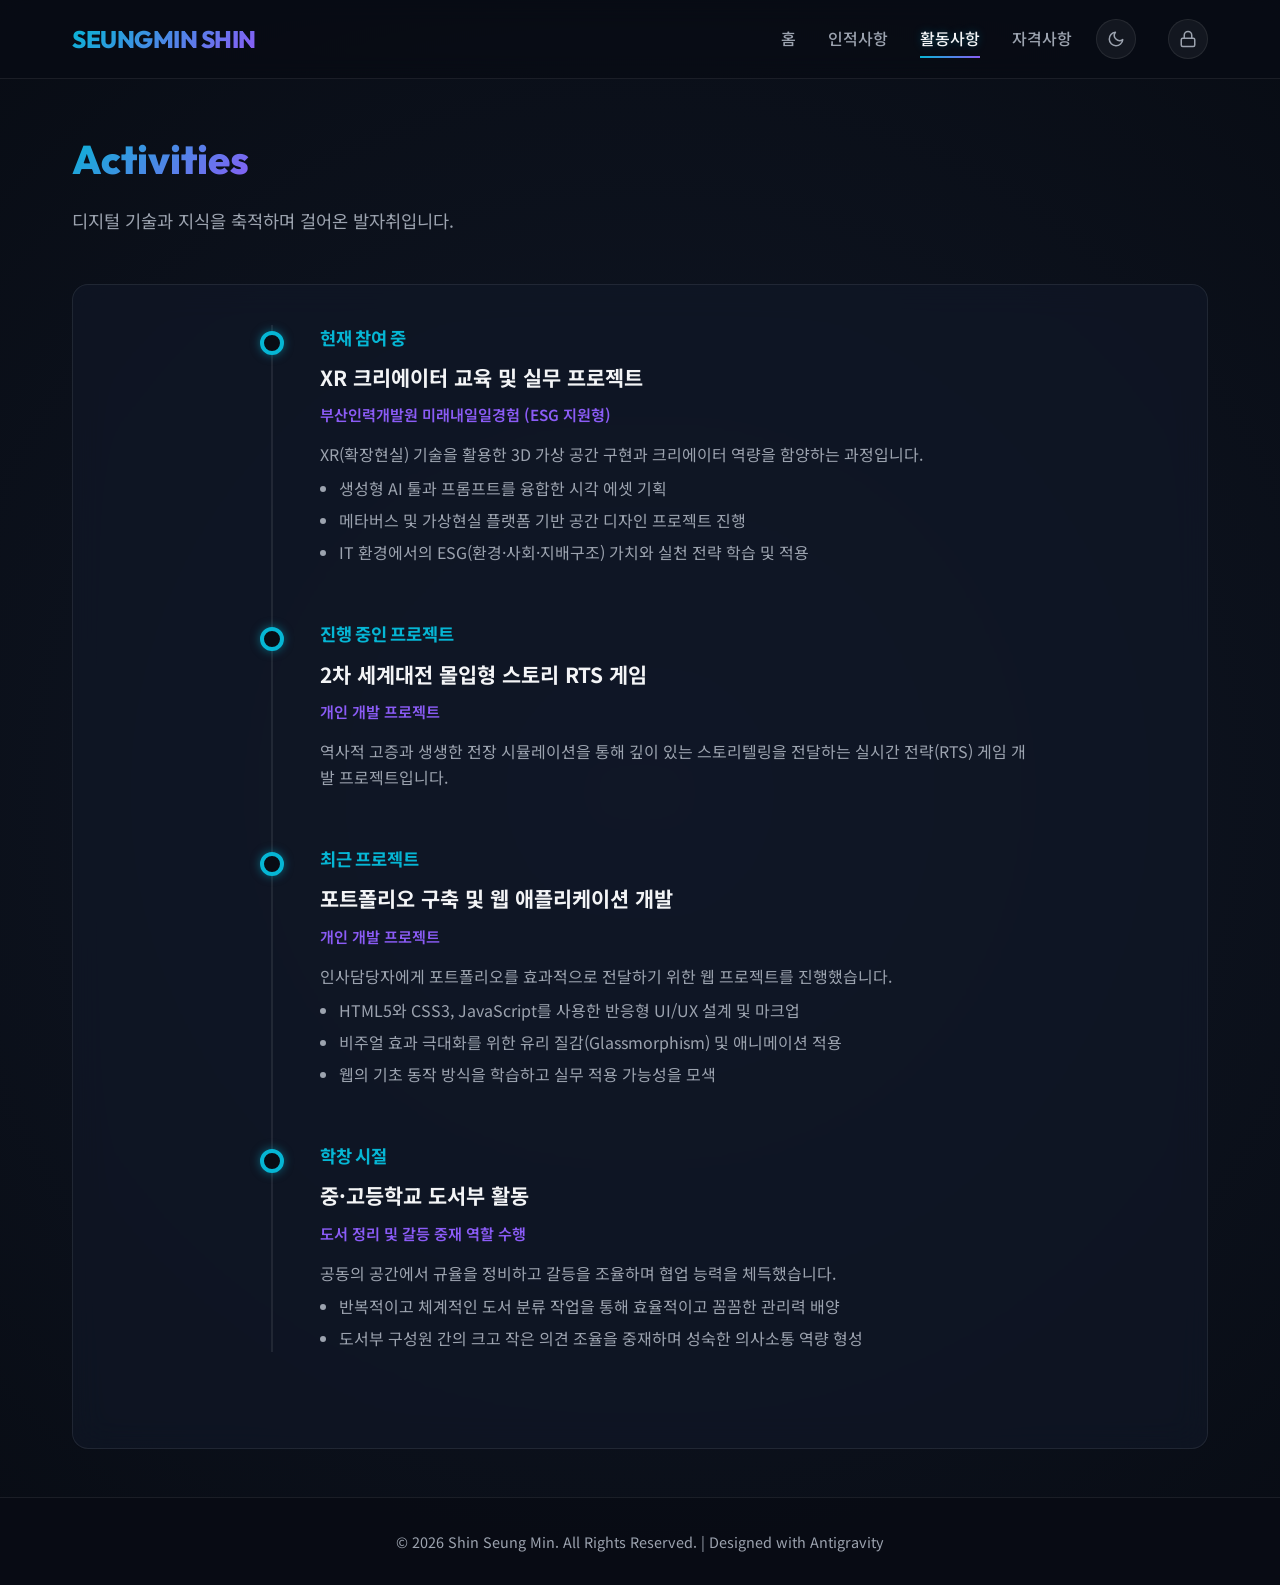
<file: activities.html>
<!DOCTYPE html>
<html lang="ko">
<head>
  <meta charset="UTF-8">
  <meta name="viewport" content="width=device-width, initial-scale=1.0">
  <title>신승민 포트폴리오 | 활동사항</title>
  <meta name="description" content="신승민의 교육 수료 및 대외 활동 기록입니다.">
  <link rel="stylesheet" href="style.css">
</head>
<body>

  <!-- Navigation Header -->
  <header>
    <div class="nav-container">
      <div class="logo">
        <a href="index.html">SEUNGMIN SHIN</a>
      </div>
      <nav>
        <ul class="nav-menu">
          <li><a href="index.html">홈</a></li>
          <li><a href="profile.html">인적사항</a></li>
          <li><a href="activities.html" class="active">활동사항</a></li>
          <li><a href="skills.html">자격사항</a></li>
        </ul>
      </nav>
      <button id="themeToggle" class="theme-toggle-btn" title="테마 변경" aria-label="테마 변경">
        <svg class="sun-icon" xmlns="http://www.w3.org/2000/svg" width="18" height="18" viewBox="0 0 24 24" fill="none" stroke="currentColor" stroke-width="2" stroke-linecap="round" stroke-linejoin="round">
          <circle cx="12" cy="12" r="5"></circle>
          <line x1="12" y1="1" x2="12" y2="3"></line>
          <line x1="12" y1="21" x2="12" y2="23"></line>
          <line x1="4.22" y1="4.22" x2="5.64" y2="5.64"></line>
          <line x1="18.36" y1="18.36" x2="19.78" y2="19.78"></line>
          <line x1="1" y1="12" x2="3" y2="12"></line>
          <line x1="21" y1="12" x2="23" y2="12"></line>
          <line x1="4.22" y1="19.78" x2="5.64" y2="18.36"></line>
          <line x1="18.36" y1="5.64" x2="19.78" y2="4.22"></line>
        </svg>
        <svg class="moon-icon" xmlns="http://www.w3.org/2000/svg" width="18" height="18" viewBox="0 0 24 24" fill="none" stroke="currentColor" stroke-width="2" stroke-linecap="round" stroke-linejoin="round">
          <path d="M21 12.79A9 9 0 1 1 11.21 3 7 7 0 0 0 21 12.79z"></path>
        </svg>
      </button>
      <a href="admin.html" class="admin-login-btn" title="관리자 모드 로그인" aria-label="관리자 로그인">
        <svg xmlns="http://www.w3.org/2000/svg" width="18" height="18" viewBox="0 0 24 24" fill="none" stroke="currentColor" stroke-width="2" stroke-linecap="round" stroke-linejoin="round">
          <rect x="3" y="11" width="18" height="11" rx="2" ry="2"></rect>
          <path d="M7 11V7a5 5 0 0 1 10 0v4"></path>
        </svg>
      </a>
      <button class="menu-toggle" aria-label="메뉴 열기">
        <span></span>
        <span></span>
        <span></span>
      </button>
    </div>
  </header>

  <!-- Main Content -->
  <main>
    <section>
      <h2 class="section-title">Activities</h2>
      <p class="section-subtitle">디지털 기술과 지식을 축적하며 걸어온 발자취입니다.</p>

      <div class="glass-card">
        <div class="timeline-container">
          
          <!-- Activity 1 -->
          <div class="timeline-item">
            <div class="timeline-dot"></div>
            <div class="timeline-date">현재 참여 중</div>
            <h3 class="timeline-title">XR 크리에이터 교육 및 실무 프로젝트</h3>
            <div class="timeline-subtitle">부산인력개발원 미래내일일경험 (ESG 지원형)</div>
            <div class="timeline-body">
              <p>XR(확장현실) 기술을 활용한 3D 가상 공간 구현과 크리에이터 역량을 함양하는 과정입니다.</p>
              <ul>
                <li>생성형 AI 툴과 프롬프트를 융합한 시각 에셋 기획</li>
                <li>메타버스 및 가상현실 플랫폼 기반 공간 디자인 프로젝트 진행</li>
                <li>IT 환경에서의 ESG(환경·사회·지배구조) 가치와 실천 전략 학습 및 적용</li>
              </ul>
            </div>
          </div>

          <!-- Activity 2 -->
          <div class="timeline-item">
            <div class="timeline-dot"></div>
            <div class="timeline-date">진행 중인 프로젝트</div>
            <h3 class="timeline-title">2차 세계대전 몰입형 스토리 RTS 게임</h3>
            <div class="timeline-subtitle">개인 개발 프로젝트</div>
            <div class="timeline-body">
              <p>역사적 고증과 생생한 전장 시뮬레이션을 통해 깊이 있는 스토리텔링을 전달하는 실시간 전략(RTS) 게임 개발 프로젝트입니다.</p>
            </div>
          </div>

          <!-- Activity 3 -->
          <div class="timeline-item">
            <div class="timeline-dot"></div>
            <div class="timeline-date">최근 프로젝트</div>
            <h3 class="timeline-title">포트폴리오 구축 및 웹 애플리케이션 개발</h3>
            <div class="timeline-subtitle">개인 개발 프로젝트</div>
            <div class="timeline-body">
              <p>인사담당자에게 포트폴리오를 효과적으로 전달하기 위한 웹 프로젝트를 진행했습니다.</p>
              <ul>
                <li>HTML5와 CSS3, JavaScript를 사용한 반응형 UI/UX 설계 및 마크업</li>
                <li>비주얼 효과 극대화를 위한 유리 질감(Glassmorphism) 및 애니메이션 적용</li>
                <li>웹의 기초 동작 방식을 학습하고 실무 적용 가능성을 모색</li>
              </ul>
            </div>
          </div>

          <!-- Activity 4 -->
          <div class="timeline-item">
            <div class="timeline-dot"></div>
            <div class="timeline-date">학창 시절</div>
            <h3 class="timeline-title">중·고등학교 도서부 활동</h3>
            <div class="timeline-subtitle">도서 정리 및 갈등 중재 역할 수행</div>
            <div class="timeline-body">
              <p>공동의 공간에서 규율을 정비하고 갈등을 조율하며 협업 능력을 체득했습니다.</p>
              <ul>
                <li>반복적이고 체계적인 도서 분류 작업을 통해 효율적이고 꼼꼼한 관리력 배양</li>
                <li>도서부 구성원 간의 크고 작은 의견 조율을 중재하며 성숙한 의사소통 역량 형성</li>
              </ul>
            </div>
          </div>

        </div>
      </div>
    </section>
  </main>

  <!-- Footer -->
  <footer>
    <p>&copy; 2026 Shin Seung Min. All Rights Reserved. | Designed with Antigravity</p>
  </footer>

  <script src="script.js"></script>
</body>
</html>
</file>
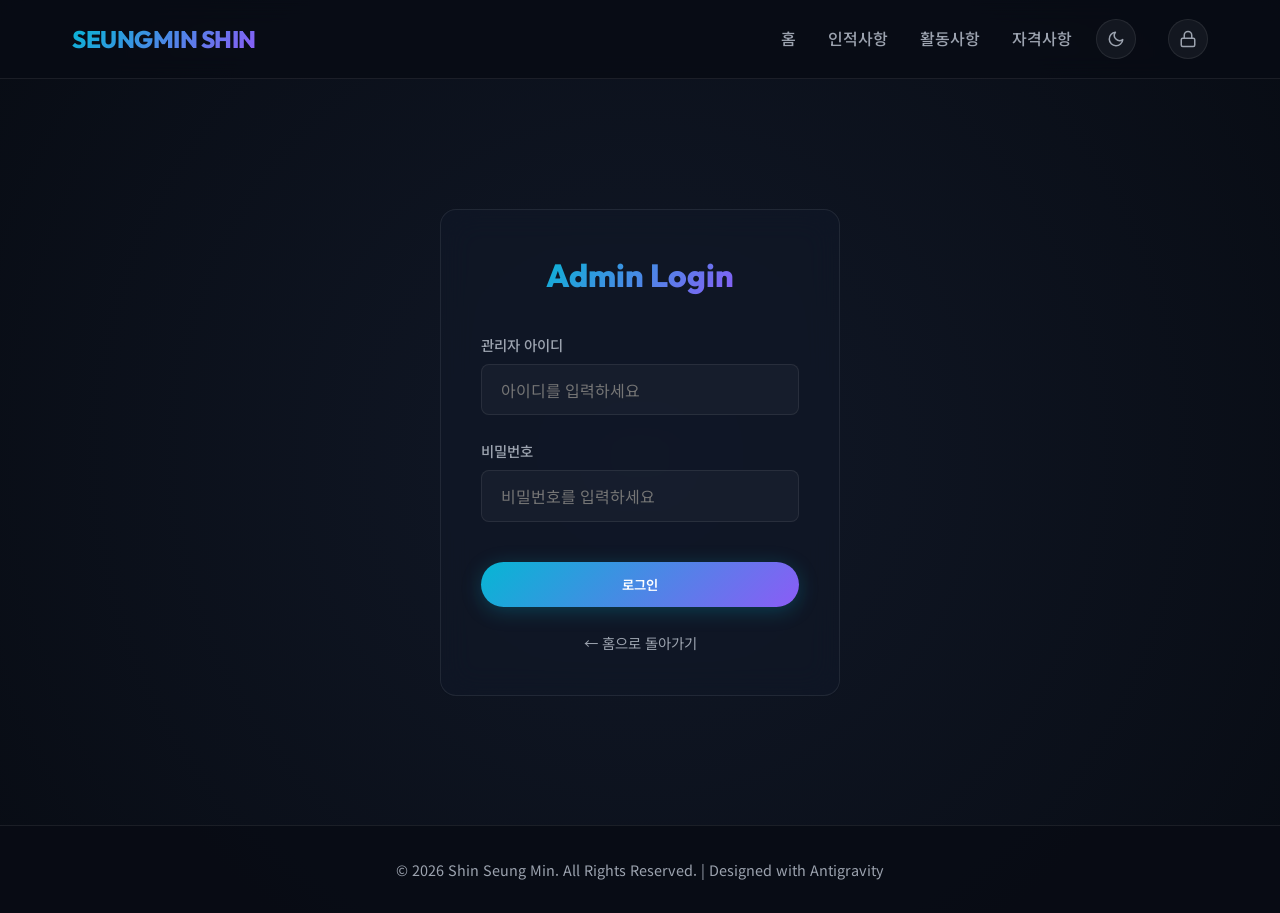
<file: admin.html>
<!DOCTYPE html>
<html lang="ko">
<head>
  <meta charset="UTF-8">
  <meta name="viewport" content="width=device-width, initial-scale=1.0">
  <title>신승민 포트폴리오 | 관리자 로그인</title>
  <meta name="description" content="신승민 개인 포트폴리오 관리자 로그인 페이지입니다.">
  <link rel="stylesheet" href="style.css">
</head>
<body>

  <!-- Navigation Header -->
  <header>
    <div class="nav-container">
      <div class="logo">
        <a href="index.html">SEUNGMIN SHIN</a>
      </div>
      <nav>
        <ul class="nav-menu">
          <li><a href="index.html">홈</a></li>
          <li><a href="profile.html">인적사항</a></li>
          <li><a href="activities.html">활동사항</a></li>
          <li><a href="skills.html">자격사항</a></li>
        </ul>
      </nav>
      <button id="themeToggle" class="theme-toggle-btn" title="테마 변경" aria-label="테마 변경">
        <svg class="sun-icon" xmlns="http://www.w3.org/2000/svg" width="18" height="18" viewBox="0 0 24 24" fill="none" stroke="currentColor" stroke-width="2" stroke-linecap="round" stroke-linejoin="round">
          <circle cx="12" cy="12" r="5"></circle>
          <line x1="12" y1="1" x2="12" y2="3"></line>
          <line x1="12" y1="21" x2="12" y2="23"></line>
          <line x1="4.22" y1="4.22" x2="5.64" y2="5.64"></line>
          <line x1="18.36" y1="18.36" x2="19.78" y2="19.78"></line>
          <line x1="1" y1="12" x2="3" y2="12"></line>
          <line x1="21" y1="12" x2="23" y2="12"></line>
          <line x1="4.22" y1="19.78" x2="5.64" y2="18.36"></line>
          <line x1="18.36" y1="5.64" x2="19.78" y2="4.22"></line>
        </svg>
        <svg class="moon-icon" xmlns="http://www.w3.org/2000/svg" width="18" height="18" viewBox="0 0 24 24" fill="none" stroke="currentColor" stroke-width="2" stroke-linecap="round" stroke-linejoin="round">
          <path d="M21 12.79A9 9 0 1 1 11.21 3 7 7 0 0 0 21 12.79z"></path>
        </svg>
      </button>
      <a href="admin.html" class="admin-login-btn" title="관리자 모드 로그인" aria-label="관리자 로그인">
        <svg xmlns="http://www.w3.org/2000/svg" width="18" height="18" viewBox="0 0 24 24" fill="none" stroke="currentColor" stroke-width="2" stroke-linecap="round" stroke-linejoin="round">
          <rect x="3" y="11" width="18" height="11" rx="2" ry="2"></rect>
          <path d="M7 11V7a5 5 0 0 1 10 0v4"></path>
        </svg>
      </a>
      <button class="menu-toggle" aria-label="메뉴 열기">
        <span></span>
        <span></span>
        <span></span>
      </button>
    </div>
  </header>

  <!-- Main Content -->
  <main>
    <div class="login-card-container">
      <div class="glass-card login-card">
        <h2 class="login-title">Admin Login</h2>
        <form id="loginForm">
          <div class="form-group">
            <label for="username">관리자 아이디</label>
            <input type="text" id="username" class="form-input" placeholder="아이디를 입력하세요" required autocomplete="username">
          </div>
          
          <div class="form-group">
            <label for="password">비밀번호</label>
            <input type="password" id="password" class="form-input" placeholder="비밀번호를 입력하세요" required autocomplete="current-password">
          </div>
          
          <button type="submit" class="btn btn-primary login-btn">로그인</button>
        </form>
        
        <div id="loginFeedback" style="margin-top: 1rem; font-size: 0.95rem; display: none;"></div>
        
        <a href="index.html" class="back-to-home">← 홈으로 돌아가기</a>
      </div>
    </div>
  </main>

  <!-- Footer -->
  <footer>
    <p>&copy; 2026 Shin Seung Min. All Rights Reserved. | Designed with Antigravity</p>
  </footer>

  <script src="script.js"></script>
  <script>
    document.addEventListener('DOMContentLoaded', () => {
      const loginForm = document.getElementById('loginForm');
      const feedback = document.getElementById('loginFeedback');
      
      if (loginForm) {
        loginForm.addEventListener('submit', (e) => {
          e.preventDefault();
          const usernameVal = document.getElementById('username').value.trim();
          const passwordVal = document.getElementById('password').value.trim();
          
          feedback.style.display = 'block';
          
          // 간단한 모의 관리자 로그인 로직 (ID: admin / PW: admin)
          if (usernameVal === 'admin' && passwordVal === 'admin') {
            feedback.style.color = '#10b981';
            feedback.innerHTML = '✨ 로그인 성공! 관리자 세션을 시작합니다.';
            
            setTimeout(() => {
              alert('관리자 모드로 성공적으로 로그인되었습니다.');
              window.location.href = 'index.html';
            }, 1000);
          } else {
            feedback.style.color = '#ef4444';
            feedback.innerHTML = '❌ 아이디 또는 비밀번호가 올바르지 않습니다. (테스트용: admin/admin)';
          }
        });
      }
    });
  </script>
</body>
</html>
</file>
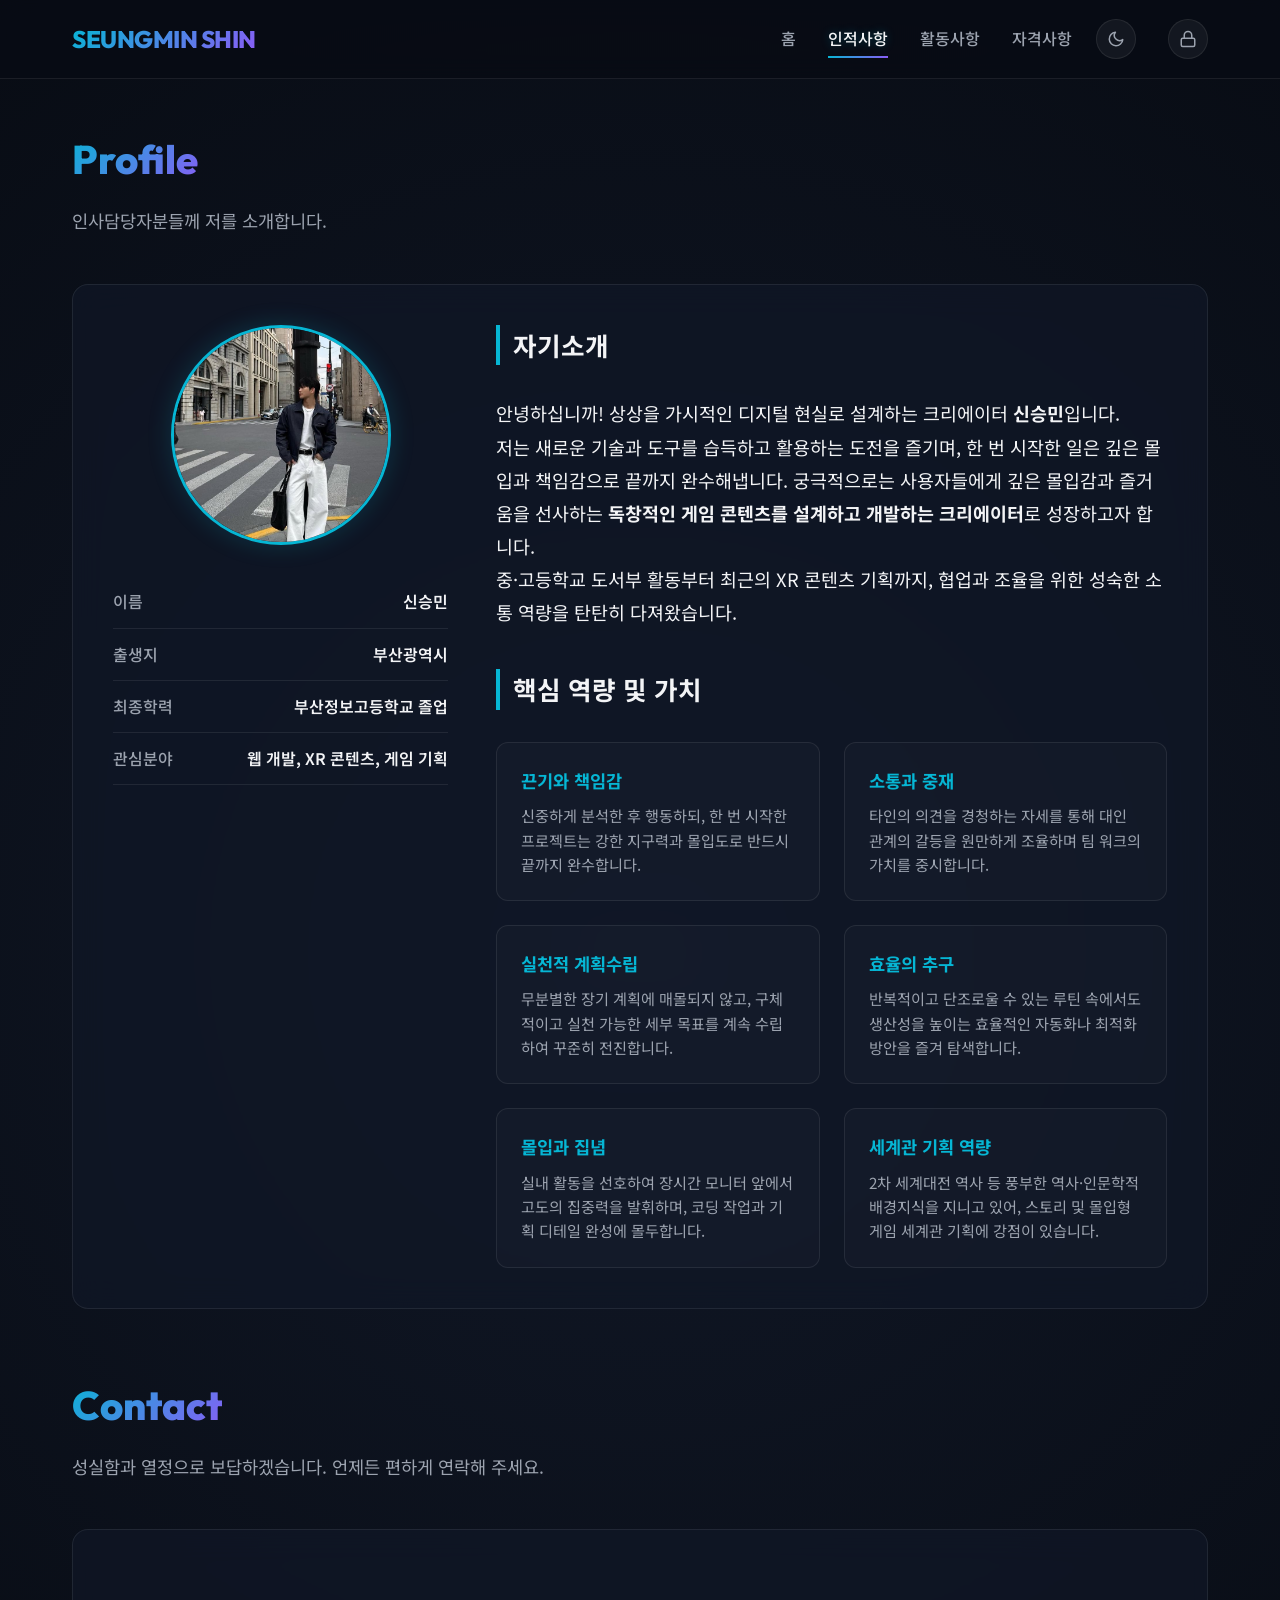
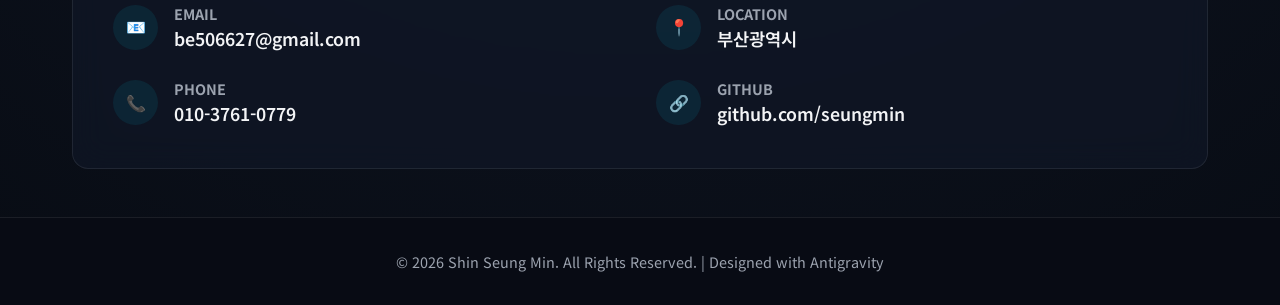
<file: profile.html>
<!DOCTYPE html>
<html lang="ko">
<head>
  <meta charset="UTF-8">
  <meta name="viewport" content="width=device-width, initial-scale=1.0">
  <title>신승민 포트폴리오 | 인적사항</title>
  <meta name="description" content="신승민의 간단한 인적사항 및 소개 페이지입니다.">
  <link rel="stylesheet" href="style.css">
</head>
<body>

  <!-- Navigation Header -->
  <header>
    <div class="nav-container">
      <div class="logo">
        <a href="index.html">SEUNGMIN SHIN</a>
      </div>
      <nav>
        <ul class="nav-menu">
          <li><a href="index.html">홈</a></li>
          <li><a href="profile.html" class="active">인적사항</a></li>
          <li><a href="activities.html">활동사항</a></li>
          <li><a href="skills.html">자격사항</a></li>
        </ul>
      </nav>
      <button id="themeToggle" class="theme-toggle-btn" title="테마 변경" aria-label="테마 변경">
        <svg class="sun-icon" xmlns="http://www.w3.org/2000/svg" width="18" height="18" viewBox="0 0 24 24" fill="none" stroke="currentColor" stroke-width="2" stroke-linecap="round" stroke-linejoin="round">
          <circle cx="12" cy="12" r="5"></circle>
          <line x1="12" y1="1" x2="12" y2="3"></line>
          <line x1="12" y1="21" x2="12" y2="23"></line>
          <line x1="4.22" y1="4.22" x2="5.64" y2="5.64"></line>
          <line x1="18.36" y1="18.36" x2="19.78" y2="19.78"></line>
          <line x1="1" y1="12" x2="3" y2="12"></line>
          <line x1="21" y1="12" x2="23" y2="12"></line>
          <line x1="4.22" y1="19.78" x2="5.64" y2="18.36"></line>
          <line x1="18.36" y1="5.64" x2="19.78" y2="4.22"></line>
        </svg>
        <svg class="moon-icon" xmlns="http://www.w3.org/2000/svg" width="18" height="18" viewBox="0 0 24 24" fill="none" stroke="currentColor" stroke-width="2" stroke-linecap="round" stroke-linejoin="round">
          <path d="M21 12.79A9 9 0 1 1 11.21 3 7 7 0 0 0 21 12.79z"></path>
        </svg>
      </button>
      <a href="admin.html" class="admin-login-btn" title="관리자 모드 로그인" aria-label="관리자 로그인">
        <svg xmlns="http://www.w3.org/2000/svg" width="18" height="18" viewBox="0 0 24 24" fill="none" stroke="currentColor" stroke-width="2" stroke-linecap="round" stroke-linejoin="round">
          <rect x="3" y="11" width="18" height="11" rx="2" ry="2"></rect>
          <path d="M7 11V7a5 5 0 0 1 10 0v4"></path>
        </svg>
      </a>
      <button class="menu-toggle" aria-label="메뉴 열기">
        <span></span>
        <span></span>
        <span></span>
      </button>
    </div>
  </header>

  <!-- Main Content -->
  <main>
    <section>
      <h2 class="section-title">Profile</h2>
      <p class="section-subtitle">인사담당자분들께 저를 소개합니다.</p>

      <div class="glass-card">
        <div class="profile-layout">
          <!-- Sidebar -->
          <div class="profile-sidebar">
            <div class="profile-pic-container">
              <img src="./images/전신샷.jpg" alt="신승민 프로필 사진" class="profile-pic">
            </div>
            
            <div class="profile-meta-info">
              <div class="profile-meta-item">
                <span class="profile-meta-label">이름</span>
                <span class="profile-meta-val">신승민</span>
              </div>
              <div class="profile-meta-item">
                <span class="profile-meta-label">출생지</span>
                <span class="profile-meta-val">부산광역시</span>
              </div>
              <div class="profile-meta-item">
                <span class="profile-meta-label">최종학력</span>
                <span class="profile-meta-val">부산정보고등학교 졸업</span>
              </div>
              <div class="profile-meta-item">
                <span class="profile-meta-label">관심분야</span>
                <span class="profile-meta-val">웹 개발, XR 콘텐츠, 게임 기획</span>
              </div>
            </div>
          </div>

          <!-- Main Content Details -->
          <div class="profile-main-content">
            <div>
              <h3 class="skill-section-title">자기소개</h3>
              <p class="about-intro-text">
                안녕하십니까! 상상을 가시적인 디지털 현실로 설계하는 크리에이터 <strong>신승민</strong>입니다. <br>
                저는 새로운 기술과 도구를 습득하고 활용하는 도전을 즐기며, 한 번 시작한 일은 깊은 몰입과 책임감으로 끝까지 완수해냅니다. 
                궁극적으로는 사용자들에게 깊은 몰입감과 즐거움을 선사하는 <strong>독창적인 게임 콘텐츠를 설계하고 개발하는 크리에이터</strong>로 성장하고자 합니다. <br>
                중·고등학교 도서부 활동부터 최근의 XR 콘텐츠 기획까지, 협업과 조율을 위한 성숙한 소통 역량을 탄탄히 다져왔습니다.
              </p>
            </div>

            <div>
              <h3 class="skill-section-title">핵심 역량 및 가치</h3>
              <div class="keyword-grid">
                <!-- Card 1 -->
                <div class="keyword-card">
                  <h4 class="keyword-title">끈기와 책임감</h4>
                  <p class="keyword-desc">
                    신중하게 분석한 후 행동하되, 한 번 시작한 프로젝트는 강한 지구력과 몰입도로 반드시 끝까지 완수합니다.
                  </p>
                </div>
                <!-- Card 2 -->
                <div class="keyword-card">
                  <h4 class="keyword-title">소통과 중재</h4>
                  <p class="keyword-desc">
                    타인의 의견을 경청하는 자세를 통해 대인 관계의 갈등을 원만하게 조율하며 팀 워크의 가치를 중시합니다.
                  </p>
                </div>
                <!-- Card 3 -->
                <div class="keyword-card">
                  <h4 class="keyword-title">실천적 계획수립</h4>
                  <p class="keyword-desc">
                    무분별한 장기 계획에 매몰되지 않고, 구체적이고 실천 가능한 세부 목표를 계속 수립하여 꾸준히 전진합니다.
                  </p>
                </div>
                <!-- Card 4 -->
                <div class="keyword-card">
                  <h4 class="keyword-title">효율의 추구</h4>
                  <p class="keyword-desc">
                    반복적이고 단조로울 수 있는 루틴 속에서도 생산성을 높이는 효율적인 자동화나 최적화 방안을 즐겨 탐색합니다.
                  </p>
                </div>
                <!-- Card 5 -->
                <div class="keyword-card">
                  <h4 class="keyword-title">몰입과 집념</h4>
                  <p class="keyword-desc">
                    실내 활동을 선호하여 장시간 모니터 앞에서 고도의 집중력을 발휘하며, 코딩 작업과 기획 디테일 완성에 몰두합니다.
                  </p>
                </div>
                <!-- Card 6 -->
                <div class="keyword-card">
                  <h4 class="keyword-title">세계관 기획 역량</h4>
                  <p class="keyword-desc">
                    2차 세계대전 역사 등 풍부한 역사·인문학적 배경지식을 지니고 있어, 스토리 및 몰입형 게임 세계관 기획에 강점이 있습니다.
                  </p>
                </div>
              </div>
            </div>
          </div>
        </div>
      </div>
    </section>

    <!-- Contact Section -->
    <section style="margin-top: 4rem;">
      <h2 class="section-title">Contact</h2>
      <p class="section-subtitle">성실함과 열정으로 보답하겠습니다. 언제든 편하게 연락해 주세요.</p>
      
      <div class="glass-card">
        <div class="contact-container">
          <div class="contact-info-list">
            <div class="contact-item">
              <div class="contact-icon">📧</div>
              <div class="contact-details">
                <h5>Email</h5>
                <p>be506627@gmail.com</p>
              </div>
            </div>
            <div class="contact-item">
              <div class="contact-icon">📞</div>
              <div class="contact-details">
                <h5>Phone</h5>
                <p>010-3761-0779</p>
              </div>
            </div>
          </div>
          
          <div class="contact-info-list">
            <div class="contact-item">
              <div class="contact-icon">📍</div>
              <div class="contact-details">
                <h5>Location</h5>
                <p>부산광역시</p>
              </div>
            </div>
            <div class="contact-item">
              <div class="contact-icon">🔗</div>
              <div class="contact-details">
                <h5>GitHub</h5>
                <p><a href="https://github.com" target="_blank" style="color: var(--text-main); text-decoration: none;">github.com/seungmin</a></p>
              </div>
            </div>
          </div>
        </div>
      </div>
    </section>
  </main>

  <!-- Footer -->
  <footer>
    <p>&copy; 2026 Shin Seung Min. All Rights Reserved. | Designed with Antigravity</p>
  </footer>

  <script src="script.js"></script>
</body>
</html>
</file>
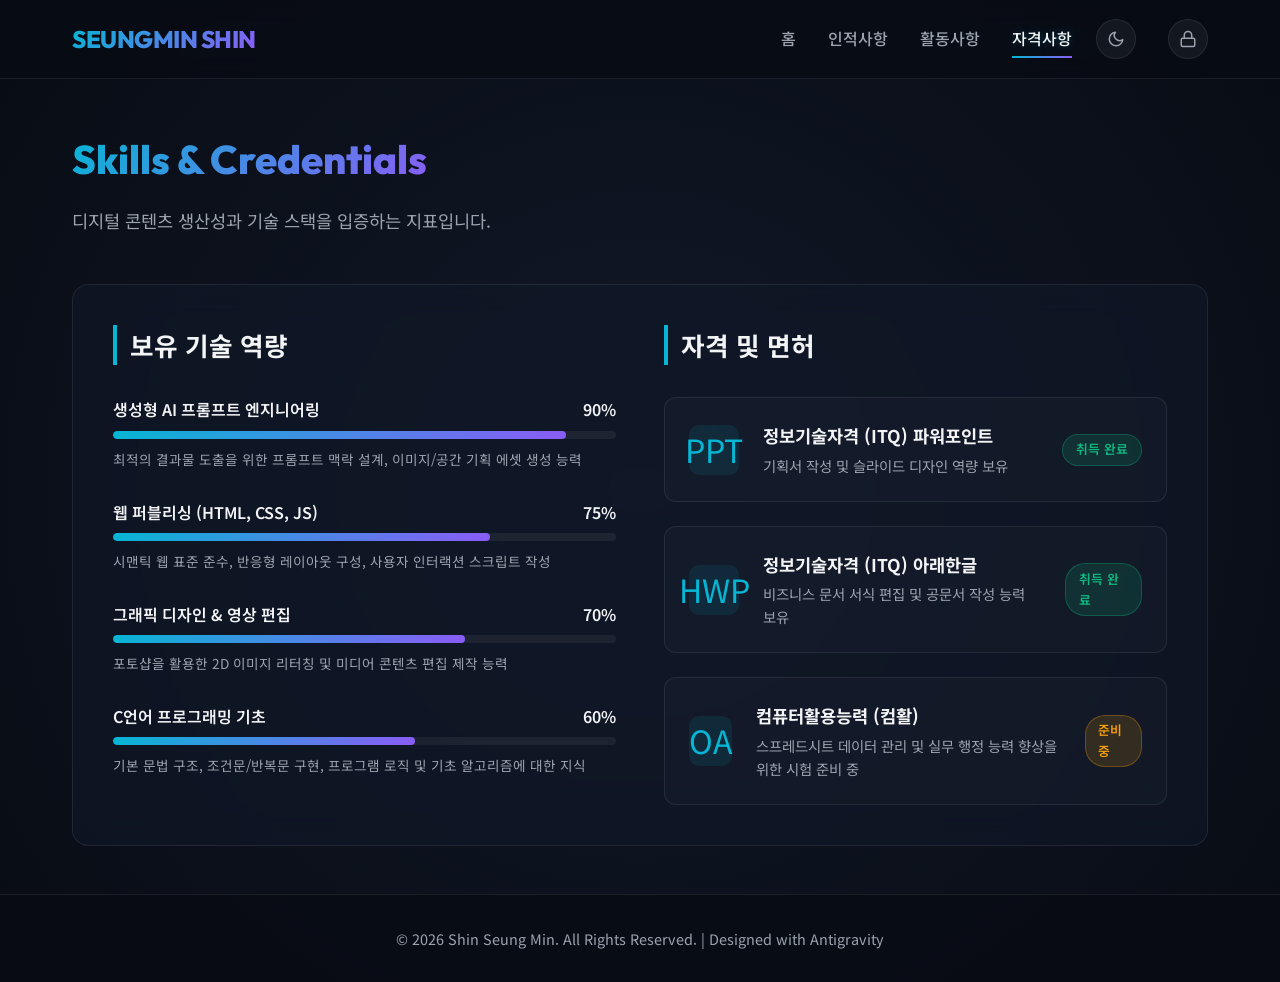
<file: skills.html>
<!DOCTYPE html>
<html lang="ko">
<head>
  <meta charset="UTF-8">
  <meta name="viewport" content="width=device-width, initial-scale=1.0">
  <title>신승민 포트폴리오 | 자격사항</title>
  <meta name="description" content="신승민의 보유 자격증 및 업무 능력 현황입니다.">
  <link rel="stylesheet" href="style.css">
</head>
<body>

  <!-- Navigation Header -->
  <header>
    <div class="nav-container">
      <div class="logo">
        <a href="index.html">SEUNGMIN SHIN</a>
      </div>
      <nav>
        <ul class="nav-menu">
          <li><a href="index.html">홈</a></li>
          <li><a href="profile.html">인적사항</a></li>
          <li><a href="activities.html">활동사항</a></li>
          <li><a href="skills.html" class="active">자격사항</a></li>
        </ul>
      </nav>
      <button id="themeToggle" class="theme-toggle-btn" title="테마 변경" aria-label="테마 변경">
        <svg class="sun-icon" xmlns="http://www.w3.org/2000/svg" width="18" height="18" viewBox="0 0 24 24" fill="none" stroke="currentColor" stroke-width="2" stroke-linecap="round" stroke-linejoin="round">
          <circle cx="12" cy="12" r="5"></circle>
          <line x1="12" y1="1" x2="12" y2="3"></line>
          <line x1="12" y1="21" x2="12" y2="23"></line>
          <line x1="4.22" y1="4.22" x2="5.64" y2="5.64"></line>
          <line x1="18.36" y1="18.36" x2="19.78" y2="19.78"></line>
          <line x1="1" y1="12" x2="3" y2="12"></line>
          <line x1="21" y1="12" x2="23" y2="12"></line>
          <line x1="4.22" y1="19.78" x2="5.64" y2="18.36"></line>
          <line x1="18.36" y1="5.64" x2="19.78" y2="4.22"></line>
        </svg>
        <svg class="moon-icon" xmlns="http://www.w3.org/2000/svg" width="18" height="18" viewBox="0 0 24 24" fill="none" stroke="currentColor" stroke-width="2" stroke-linecap="round" stroke-linejoin="round">
          <path d="M21 12.79A9 9 0 1 1 11.21 3 7 7 0 0 0 21 12.79z"></path>
        </svg>
      </button>
      <a href="admin.html" class="admin-login-btn" title="관리자 모드 로그인" aria-label="관리자 로그인">
        <svg xmlns="http://www.w3.org/2000/svg" width="18" height="18" viewBox="0 0 24 24" fill="none" stroke="currentColor" stroke-width="2" stroke-linecap="round" stroke-linejoin="round">
          <rect x="3" y="11" width="18" height="11" rx="2" ry="2"></rect>
          <path d="M7 11V7a5 5 0 0 1 10 0v4"></path>
        </svg>
      </a>
      <button class="menu-toggle" aria-label="메뉴 열기">
        <span></span>
        <span></span>
        <span></span>
      </button>
    </div>
  </header>

  <!-- Main Content -->
  <main>
    <section>
      <h2 class="section-title">Skills & Credentials</h2>
      <p class="section-subtitle">디지털 콘텐츠 생산성과 기술 스택을 입증하는 지표입니다.</p>

      <div class="glass-card">
        <div class="skills-container">
          
          <!-- Column 1: Tech & Creative Skills -->
          <div>
            <h3 class="skill-section-title">보유 기술 역량</h3>
            <div class="skill-list">
              
              <!-- Skill 1 -->
              <div class="skill-item">
                <div class="skill-name-container">
                  <span>생성형 AI 프롬프트 엔지니어링</span>
                  <span>90%</span>
                </div>
                <div class="skill-progress-bg">
                  <div class="skill-progress-bar" style="width: 90%;"></div>
                </div>
                <p style="font-size: 0.85rem; color: var(--text-muted); margin-top: 2px;">
                  최적의 결과물 도출을 위한 프롬프트 맥락 설계, 이미지/공간 기획 에셋 생성 능력
                </p>
              </div>

              <!-- Skill 2 -->
              <div class="skill-item">
                <div class="skill-name-container">
                  <span>웹 퍼블리싱 (HTML, CSS, JS)</span>
                  <span>75%</span>
                </div>
                <div class="skill-progress-bg">
                  <div class="skill-progress-bar" style="width: 75%;"></div>
                </div>
                <p style="font-size: 0.85rem; color: var(--text-muted); margin-top: 2px;">
                  시맨틱 웹 표준 준수, 반응형 레이아웃 구성, 사용자 인터랙션 스크립트 작성
                </p>
              </div>

              <!-- Skill 3 -->
              <div class="skill-item">
                <div class="skill-name-container">
                  <span>그래픽 디자인 & 영상 편집</span>
                  <span>70%</span>
                </div>
                <div class="skill-progress-bg">
                  <div class="skill-progress-bar" style="width: 70%;"></div>
                </div>
                <p style="font-size: 0.85rem; color: var(--text-muted); margin-top: 2px;">
                  포토샵을 활용한 2D 이미지 리터칭 및 미디어 콘텐츠 편집 제작 능력
                </p>
              </div>

              <!-- Skill 4 -->
              <div class="skill-item">
                <div class="skill-name-container">
                  <span>C언어 프로그래밍 기초</span>
                  <span>60%</span>
                </div>
                <div class="skill-progress-bg">
                  <div class="skill-progress-bar" style="width: 60%;"></div>
                </div>
                <p style="font-size: 0.85rem; color: var(--text-muted); margin-top: 2px;">
                  기본 문법 구조, 조건문/반복문 구현, 프로그램 로직 및 기초 알고리즘에 대한 지식
                </p>
              </div>

            </div>
          </div>

          <!-- Column 2: Certifications -->
          <div>
            <h3 class="skill-section-title">자격 및 면허</h3>
            <div class="cert-card-grid">
              
              <!-- Cert 1 -->
              <div class="cert-card">
                <div class="cert-icon">PPT</div>
                <div class="cert-info">
                  <h4>정보기술자격 (ITQ) 파워포인트</h4>
                  <p>기획서 작성 및 슬라이드 디자인 역량 보유</p>
                </div>
                <span class="cert-status acquired">취득 완료</span>
              </div>

              <!-- Cert 2 -->
              <div class="cert-card">
                <div class="cert-icon">HWP</div>
                <div class="cert-info">
                  <h4>정보기술자격 (ITQ) 아래한글</h4>
                  <p>비즈니스 문서 서식 편집 및 공문서 작성 능력 보유</p>
                </div>
                <span class="cert-status acquired">취득 완료</span>
              </div>

              <!-- Cert 3 -->
              <div class="cert-card">
                <div class="cert-icon">OA</div>
                <div class="cert-info">
                  <h4>컴퓨터활용능력 (컴활)</h4>
                  <p>스프레드시트 데이터 관리 및 실무 행정 능력 향상을 위한 시험 준비 중</p>
                </div>
                <span class="cert-status preparing">준비 중</span>
              </div>

            </div>
          </div>

        </div>
      </div>
    </section>
  </main>

  <!-- Footer -->
  <footer>
    <p>&copy; 2026 Shin Seung Min. All Rights Reserved. | Designed with Antigravity</p>
  </footer>

  <script src="script.js"></script>
</body>
</html>
</file>
<file: style.css>
/* Google Fonts import */
@import url('https://fonts.googleapis.com/css2?family=Noto+Sans+KR:wght@300;400;500;700;900&family=Outfit:wght@300;400;500;600;700;800&display=swap');

/* Design System - CSS Variables */
:root {
  --bg-color: #080c14;
  --bg-gradient: radial-gradient(circle at 50% 50%, #111827 0%, #080c14 100%);
  --panel-bg: rgba(17, 24, 39, 0.7);
  --panel-border: rgba(255, 255, 255, 0.08);
  --panel-border-hover: rgba(6, 182, 212, 0.3);
  
  --primary-color: #06b6d4; /* Neon Cyan */
  --primary-gradient: linear-gradient(135deg, #06b6d4 0%, #8b5cf6 100%);
  --secondary-color: #8b5cf6; /* Electric Violet */
  --text-main: #f3f4f6;
  --text-muted: #9ca3af;
  --text-glow: 0 0 20px rgba(6, 182, 212, 0.5);
  
  --font-heading: 'Outfit', 'Noto Sans KR', sans-serif;
  --font-body: 'Noto Sans KR', sans-serif;
  
  --transition-smooth: all 0.4s cubic-bezier(0.16, 1, 0.3, 1);

  --header-bg: rgba(8, 12, 20, 0.8);
  --footer-bg: rgba(8, 12, 20, 0.9);
  --mobile-nav-bg: rgba(8, 12, 20, 0.95);
}

/* Light Mode Theme Variables */
:root[data-theme="light"] {
  --bg-color: #f8fafc;
  --bg-gradient: radial-gradient(circle at 50% 50%, #f1f5f9 0%, #e2e8f0 100%);
  --panel-bg: rgba(255, 255, 255, 0.7);
  --panel-border: rgba(0, 0, 0, 0.08);
  --panel-border-hover: rgba(6, 182, 212, 0.4);
  
  --primary-color: #0891b2;
  --primary-gradient: linear-gradient(135deg, #0891b2 0%, #7c3aed 100%);
  --secondary-color: #7c3aed;
  --text-main: #0f172a;
  --text-muted: #475569;
  --text-glow: 0 0 20px rgba(8, 145, 178, 0.3);
  
  --header-bg: rgba(248, 250, 252, 0.8);
  --footer-bg: rgba(241, 245, 249, 0.9);
  --mobile-nav-bg: rgba(248, 250, 252, 0.95);
}

/* Reset */
* {
  margin: 0;
  padding: 0;
  box-sizing: border-box;
}

body {
  background-color: var(--bg-color);
  background-image: var(--bg-gradient);
  color: var(--text-main);
  font-family: var(--font-body);
  min-height: 100vh;
  display: flex;
  flex-direction: column;
  overflow-x: hidden;
  line-height: 1.6;
}

/* Header & Navigation */
header {
  position: sticky;
  top: 0;
  z-index: 100;
  background: var(--header-bg);
  backdrop-filter: blur(12px);
  -webkit-backdrop-filter: blur(12px);
  border-bottom: 1px solid var(--panel-border);
}

.nav-container {
  max-width: 1200px;
  margin: 0 auto;
  padding: 1.2rem 2rem;
  display: flex;
  justify-content: space-between;
  align-items: center;
}

.logo {
  margin-right: auto;
}

.logo a {
  font-family: var(--font-heading);
  font-size: 1.5rem;
  font-weight: 800;
  text-decoration: none;
  background: var(--primary-gradient);
  -webkit-background-clip: text;
  -webkit-text-fill-color: transparent;
  letter-spacing: -0.5px;
}

.admin-login-btn {
  margin-left: 2rem;
  color: var(--text-muted);
  display: inline-flex;
  align-items: center;
  justify-content: center;
  width: 40px;
  height: 40px;
  border-radius: 50%;
  background: rgba(255, 255, 255, 0.05);
  border: 1px solid var(--panel-border);
  transition: var(--transition-smooth);
  cursor: pointer;
  z-index: 10;
}

.admin-login-btn:hover {
  color: var(--primary-color);
  border-color: var(--primary-color);
  background: rgba(6, 182, 212, 0.1);
  box-shadow: var(--text-glow);
  transform: translateY(-2px);
}

.admin-login-btn svg {
  transition: transform 0.3s ease;
}

.admin-login-btn:hover svg {
  transform: scale(1.1);
}

.nav-menu {
  display: flex;
  list-style: none;
  gap: 2rem;
}

.nav-menu a {
  color: var(--text-muted);
  text-decoration: none;
  font-weight: 500;
  font-size: 1rem;
  transition: var(--transition-smooth);
  position: relative;
  padding: 0.5rem 0;
}

.nav-menu a:hover,
.nav-menu a.active {
  color: var(--text-main);
  text-shadow: 0 0 10px rgba(6, 182, 212, 0.3);
}

.nav-menu a::after {
  content: '';
  position: absolute;
  bottom: 0;
  left: 0;
  width: 0;
  height: 2px;
  background: var(--primary-gradient);
  transition: var(--transition-smooth);
}

.nav-menu a:hover::after,
.nav-menu a.active::after {
  width: 100%;
}

/* Mobile Menu Button */
.menu-toggle {
  display: none;
  flex-direction: column;
  gap: 6px;
  cursor: pointer;
  background: none;
  border: none;
}

.menu-toggle span {
  display: block;
  width: 25px;
  height: 2px;
  background-color: var(--text-main);
  transition: var(--transition-smooth);
}

/* Base Layout */
main {
  flex: 1;
  max-width: 1200px;
  width: 100%;
  margin: 0 auto;
  padding: 3rem 2rem;
}

/* Footer */
footer {
  border-top: 1px solid var(--panel-border);
  background: var(--footer-bg);
  padding: 2rem;
  text-align: center;
  font-size: 0.9rem;
  color: var(--text-muted);
}

footer a {
  color: var(--primary-color);
  text-decoration: none;
}

/* Buttons */
.btn {
  display: inline-flex;
  align-items: center;
  justify-content: center;
  padding: 0.8rem 1.8rem;
  border-radius: 50px;
  font-weight: 600;
  text-decoration: none;
  transition: var(--transition-smooth);
  cursor: pointer;
  font-family: var(--font-heading);
}

.btn-primary {
  background: var(--primary-gradient);
  color: #fff;
  border: none;
  box-shadow: 0 4px 20px rgba(6, 182, 212, 0.25);
}

.btn-primary:hover {
  transform: translateY(-3px);
  box-shadow: 0 8px 30px rgba(6, 182, 212, 0.4), var(--text-glow);
}

.btn-secondary {
  background: transparent;
  color: var(--text-main);
  border: 1px solid var(--panel-border);
}

.btn-secondary:hover {
  background: rgba(255, 255, 255, 0.05);
  border-color: var(--primary-color);
  transform: translateY(-2px);
}

/* Cards & Glassmorphism */
.glass-card {
  background: var(--panel-bg);
  border: 1px solid var(--panel-border);
  border-radius: 16px;
  padding: 2.5rem;
  backdrop-filter: blur(16px);
  -webkit-backdrop-filter: blur(16px);
  transition: var(--transition-smooth);
}

.glass-card:hover {
  border-color: var(--panel-border-hover);
  transform: translateY(-5px);
  box-shadow: 0 12px 40px rgba(6, 182, 212, 0.08);
}

/* Hero Section */
.hero-section {
  display: flex;
  align-items: center;
  justify-content: space-between;
  gap: 4rem;
  min-height: calc(100vh - 250px);
  padding: 2rem 0;
}

.hero-content {
  flex: 1;
}

.hero-subtitle {
  font-family: var(--font-heading);
  font-size: 1.1rem;
  color: var(--primary-color);
  font-weight: 600;
  letter-spacing: 2px;
  text-transform: uppercase;
  margin-bottom: 1rem;
}

.hero-title {
  font-family: var(--font-heading);
  font-size: 3.5rem;
  font-weight: 800;
  line-height: 1.2;
  margin-bottom: 1.5rem;
  background: linear-gradient(to right, #fff, var(--text-muted));
  -webkit-background-clip: text;
  -webkit-text-fill-color: transparent;
}

.hero-title span {
  background: var(--primary-gradient);
  -webkit-background-clip: text;
  -webkit-text-fill-color: transparent;
}

.hero-desc {
  font-size: 1.1rem;
  color: var(--text-muted);
  margin-bottom: 2.5rem;
  max-width: 550px;
}

.hero-actions {
  display: flex;
  gap: 1rem;
}

.hero-image-container {
  flex: 1;
  display: flex;
  justify-content: center;
  align-items: center;
  position: relative;
}

.hero-image-wrapper {
  position: relative;
  width: 400px;
  height: 400px;
  border-radius: 30% 70% 70% 30% / 30% 30% 70% 70%;
  background: var(--primary-gradient);
  animation: morphing 15s ease-in-out infinite alternate;
  overflow: hidden;
  box-shadow: 0 0 50px rgba(6, 182, 212, 0.2);
}

.hero-image {
  width: 100%;
  height: 100%;
  object-fit: cover;
  transition: var(--transition-smooth);
}

/* Animations */
@keyframes morphing {
  0% {
    border-radius: 30% 70% 70% 30% / 30% 30% 70% 70%;
  }
  25% {
    border-radius: 58% 42% 75% 25% / 76% 46% 54% 24%;
  }
  50% {
    border-radius: 50% 50% 33% 67% / 55% 27% 73% 45%;
  }
  75% {
    border-radius: 33% 67% 58% 42% / 63% 68% 32% 37%;
  }
  100% {
    border-radius: 30% 70% 70% 30% / 30% 30% 70% 70%;
  }
}

/* Profile Section styles */
.section-title {
  font-family: var(--font-heading);
  font-size: 2.5rem;
  font-weight: 800;
  margin-bottom: 1rem;
  background: var(--primary-gradient);
  -webkit-background-clip: text;
  -webkit-text-fill-color: transparent;
  display: inline-block;
}

.section-subtitle {
  color: var(--text-muted);
  margin-bottom: 3rem;
  font-size: 1.1rem;
}

.profile-layout {
  display: grid;
  grid-template-columns: 1fr 2fr;
  gap: 3rem;
}

.profile-sidebar {
  display: flex;
  flex-direction: column;
  align-items: center;
  text-align: center;
  gap: 2rem;
}

.profile-pic-container {
  width: 220px;
  height: 220px;
  border-radius: 50%;
  border: 3px solid var(--primary-color);
  overflow: hidden;
  box-shadow: 0 0 25px rgba(6, 182, 212, 0.2);
}

.profile-pic {
  width: 100%;
  height: 100%;
  object-fit: cover;
}

.profile-meta-info {
  width: 100%;
}

.profile-meta-item {
  display: flex;
  justify-content: space-between;
  padding: 0.8rem 0;
  border-bottom: 1px solid var(--panel-border);
}

.profile-meta-label {
  color: var(--text-muted);
  font-weight: 500;
}

.profile-meta-val {
  font-weight: 600;
  color: var(--text-main);
}

.profile-main-content {
  display: flex;
  flex-direction: column;
  gap: 2.5rem;
}

.about-intro-text {
  font-size: 1.15rem;
  line-height: 1.8;
  color: var(--text-main);
}

.keyword-grid {
  display: grid;
  grid-template-columns: repeat(auto-fit, minmax(220px, 1fr));
  gap: 1.5rem;
}

.keyword-card {
  padding: 1.5rem;
  background: rgba(255, 255, 255, 0.02);
  border: 1px solid var(--panel-border);
  border-radius: 12px;
  transition: var(--transition-smooth);
}

.keyword-card:hover {
  border-color: var(--secondary-color);
  background: rgba(139, 92, 246, 0.05);
}

.keyword-title {
  font-size: 1.1rem;
  font-weight: 700;
  margin-bottom: 0.5rem;
  color: var(--primary-color);
}

.keyword-desc {
  font-size: 0.95rem;
  color: var(--text-muted);
}

/* Activities Grid */
.timeline-container {
  position: relative;
  max-width: 800px;
  margin: 0 auto;
}

.timeline-container::before {
  content: '';
  position: absolute;
  top: 0;
  bottom: 0;
  left: 31px;
  width: 2px;
  background: rgba(255, 255, 255, 0.08);
}

.timeline-item {
  position: relative;
  padding-left: 5rem;
  margin-bottom: 3.5rem;
}

.timeline-dot {
  position: absolute;
  left: 20px;
  top: 6px;
  width: 24px;
  height: 24px;
  border-radius: 50%;
  background: var(--bg-color);
  border: 4px solid var(--primary-color);
  box-shadow: 0 0 10px rgba(6, 182, 212, 0.5);
  z-index: 2;
}

.timeline-date {
  font-family: var(--font-heading);
  font-weight: 700;
  color: var(--primary-color);
  margin-bottom: 0.5rem;
  font-size: 1.1rem;
}

.timeline-title {
  font-size: 1.3rem;
  font-weight: 700;
  margin-bottom: 0.5rem;
}

.timeline-subtitle {
  color: var(--secondary-color);
  font-size: 0.95rem;
  font-weight: 600;
  margin-bottom: 1rem;
}

.timeline-body {
  color: var(--text-muted);
}

.timeline-body ul {
  padding-left: 1.2rem;
  margin-top: 0.5rem;
}

.timeline-body li {
  margin-bottom: 0.4rem;
}

/* Skills and Certifications Layout */
.skills-container {
  display: grid;
  grid-template-columns: 1fr 1fr;
  gap: 3rem;
}

.skill-section-title {
  font-size: 1.6rem;
  font-weight: 700;
  margin-bottom: 2rem;
  border-left: 4px solid var(--primary-color);
  padding-left: 0.8rem;
}

.skill-list {
  display: flex;
  flex-direction: column;
  gap: 1.8rem;
}

.skill-item {
  display: flex;
  flex-direction: column;
  gap: 0.5rem;
}

.skill-name-container {
  display: flex;
  justify-content: space-between;
  font-weight: 600;
}

.skill-progress-bg {
  height: 8px;
  background: rgba(255, 255, 255, 0.06);
  border-radius: 4px;
  overflow: hidden;
}

.skill-progress-bar {
  height: 100%;
  background: var(--primary-gradient);
  border-radius: 4px;
}

.cert-card-grid {
  display: flex;
  flex-direction: column;
  gap: 1.5rem;
}

.cert-card {
  display: flex;
  align-items: center;
  gap: 1.5rem;
  padding: 1.5rem;
  background: rgba(255, 255, 255, 0.02);
  border: 1px solid var(--panel-border);
  border-radius: 12px;
}

.cert-icon {
  font-size: 2rem;
  color: var(--primary-color);
  background: rgba(6, 182, 212, 0.1);
  width: 50px;
  height: 50px;
  border-radius: 10px;
  display: flex;
  align-items: center;
  justify-content: center;
}

.cert-info h4 {
  font-size: 1.1rem;
  font-weight: 700;
  margin-bottom: 0.2rem;
}

.cert-info p {
  font-size: 0.9rem;
  color: var(--text-muted);
}

.cert-status {
  margin-left: auto;
  padding: 0.3rem 0.8rem;
  border-radius: 20px;
  font-size: 0.8rem;
  font-weight: 600;
}

.cert-status.acquired {
  background: rgba(16, 185, 129, 0.15);
  color: #10b981;
  border: 1px solid rgba(16, 185, 129, 0.3);
}

.cert-status.preparing {
  background: rgba(245, 158, 11, 0.15);
  color: #f59e0b;
  border: 1px solid rgba(245, 158, 11, 0.3);
}

/* Image Showcase component */
.gallery-section {
  margin-top: 4rem;
}

.gallery-grid {
  display: grid;
  grid-template-columns: repeat(auto-fit, minmax(280px, 1fr));
  gap: 2rem;
  margin-top: 2rem;
}

.gallery-item {
  position: relative;
  border-radius: 12px;
  overflow: hidden;
  border: 1px solid var(--panel-border);
  aspect-ratio: 4 / 3;
}

.gallery-img {
  width: 100%;
  height: 100%;
  object-fit: cover;
  transition: var(--transition-smooth);
}

.gallery-overlay {
  position: absolute;
  inset: 0;
  background: linear-gradient(to top, rgba(8, 12, 20, 0.95) 0%, rgba(8, 12, 20, 0.4) 60%, transparent 100%);
  display: flex;
  flex-direction: column;
  justify-content: flex-end;
  padding: 1.5rem;
  opacity: 0;
  transition: var(--transition-smooth);
}

.gallery-item:hover .gallery-overlay {
  opacity: 1;
}

.gallery-item:hover .gallery-img {
  transform: scale(1.08);
}

.gallery-title {
  font-size: 1.1rem;
  font-weight: 700;
  color: #fff;
  margin-bottom: 0.3rem;
}

.gallery-desc {
  font-size: 0.85rem;
  color: var(--text-muted);
}

/* Contact Info Box */
.contact-container {
  display: grid;
  grid-template-columns: 1fr 1fr;
  gap: 2rem;
  margin-top: 2rem;
}

.contact-info-list {
  display: flex;
  flex-direction: column;
  gap: 1.5rem;
}

.contact-item {
  display: flex;
  align-items: center;
  gap: 1rem;
}

.contact-icon {
  width: 45px;
  height: 45px;
  border-radius: 50%;
  background: rgba(6, 182, 212, 0.1);
  color: var(--primary-color);
  display: flex;
  align-items: center;
  justify-content: center;
  font-weight: 700;
}

.contact-details h5 {
  font-size: 0.9rem;
  color: var(--text-muted);
  text-transform: uppercase;
}

.contact-details p {
  font-size: 1.1rem;
  font-weight: 600;
}

/* Responsive Styles */
@media (max-width: 992px) {
  .hero-section {
    flex-direction: column-reverse;
    text-align: center;
    gap: 2rem;
    padding-top: 1rem;
    min-height: auto;
  }
  .hero-desc {
    margin: 0 auto 2rem;
  }
  .hero-actions {
    justify-content: center;
  }
  .hero-image-wrapper {
    width: 300px;
    height: 300px;
  }
  .profile-layout {
    grid-template-columns: 1fr;
    gap: 3rem;
  }
  .skills-container {
    grid-template-columns: 1fr;
  }
}

@media (max-width: 768px) {
  .nav-menu {
    display: none; /* Mobile menu can be toggled */
    position: absolute;
    top: 100%;
    left: 0;
    width: 100%;
    background: var(--mobile-nav-bg);
    flex-direction: column;
    padding: 2rem;
    border-bottom: 1px solid var(--panel-border);
    gap: 1.5rem;
    text-align: center;
  }
  .nav-menu.active {
    display: flex;
  }
  .menu-toggle {
    display: flex;
    margin-left: 1.5rem;
  }
  .menu-toggle.active span:nth-child(1) {
    transform: rotate(45deg) translate(6px, 6px);
  }
  .menu-toggle.active span:nth-child(2) {
    opacity: 0;
  }
  .menu-toggle.active span:nth-child(3) {
    transform: rotate(-45deg) translate(6px, -6px);
  }
  .hero-title {
    font-size: 2.5rem;
  }
  .timeline-container::before {
    left: 15px;
  }
  .timeline-item {
    padding-left: 3rem;
  }
  .timeline-dot {
    left: 4px;
  }
}

/* Form Styles (used in admin login) */
.login-card-container {
  display: flex;
  justify-content: center;
  align-items: center;
  min-height: calc(100vh - 250px);
}

.login-card {
  max-width: 400px;
  width: 100%;
  text-align: center;
}

.login-title {
  font-family: var(--font-heading);
  font-size: 2rem;
  font-weight: 800;
  margin-bottom: 2rem;
  background: var(--primary-gradient);
  -webkit-background-clip: text;
  -webkit-text-fill-color: transparent;
  display: inline-block;
}

.form-group {
  margin-bottom: 1.5rem;
  text-align: left;
}

.form-group label {
  display: block;
  font-size: 0.9rem;
  color: var(--text-muted);
  margin-bottom: 0.5rem;
  font-weight: 500;
}

.form-input {
  width: 100%;
  padding: 0.8rem 1.2rem;
  border-radius: 8px;
  background: rgba(255, 255, 255, 0.03);
  border: 1px solid var(--panel-border);
  color: var(--text-main);
  font-size: 1rem;
  font-family: var(--font-body);
  transition: var(--transition-smooth);
}

.form-input:focus {
  outline: none;
  border-color: var(--primary-color);
  background: rgba(6, 182, 212, 0.05);
  box-shadow: 0 0 15px rgba(6, 182, 212, 0.15);
}

.login-btn {
  width: 100%;
  margin-top: 1rem;
}

.back-to-home {
  margin-top: 1.5rem;
  display: inline-block;
  font-size: 0.9rem;
  color: var(--text-muted);
  text-decoration: none;
  transition: var(--transition-smooth);
}

.back-to-home:hover {
  color: var(--primary-color);
}

/* Theme Toggle Button Styling */
.theme-toggle-btn {
  margin-left: 1.5rem;
  color: var(--text-muted);
  display: inline-flex;
  align-items: center;
  justify-content: center;
  width: 40px;
  height: 40px;
  border-radius: 50%;
  background: rgba(255, 255, 255, 0.05);
  border: 1px solid var(--panel-border);
  transition: var(--transition-smooth);
  cursor: pointer;
  z-index: 10;
}

.theme-toggle-btn:hover {
  color: var(--primary-color);
  border-color: var(--primary-color);
  background: rgba(6, 182, 212, 0.1);
  box-shadow: var(--text-glow);
  transform: translateY(-2px);
}

.theme-toggle-btn svg {
  transition: transform 0.3s ease;
}

.theme-toggle-btn:hover svg {
  transform: rotate(20deg) scale(1.1);
}

/* Toggle icon display based on theme */
:root[data-theme="light"] .sun-icon {
  display: block;
}
:root[data-theme="light"] .moon-icon {
  display: none;
}
.sun-icon {
  display: none;
}
.moon-icon {
  display: block;
}
</file>
